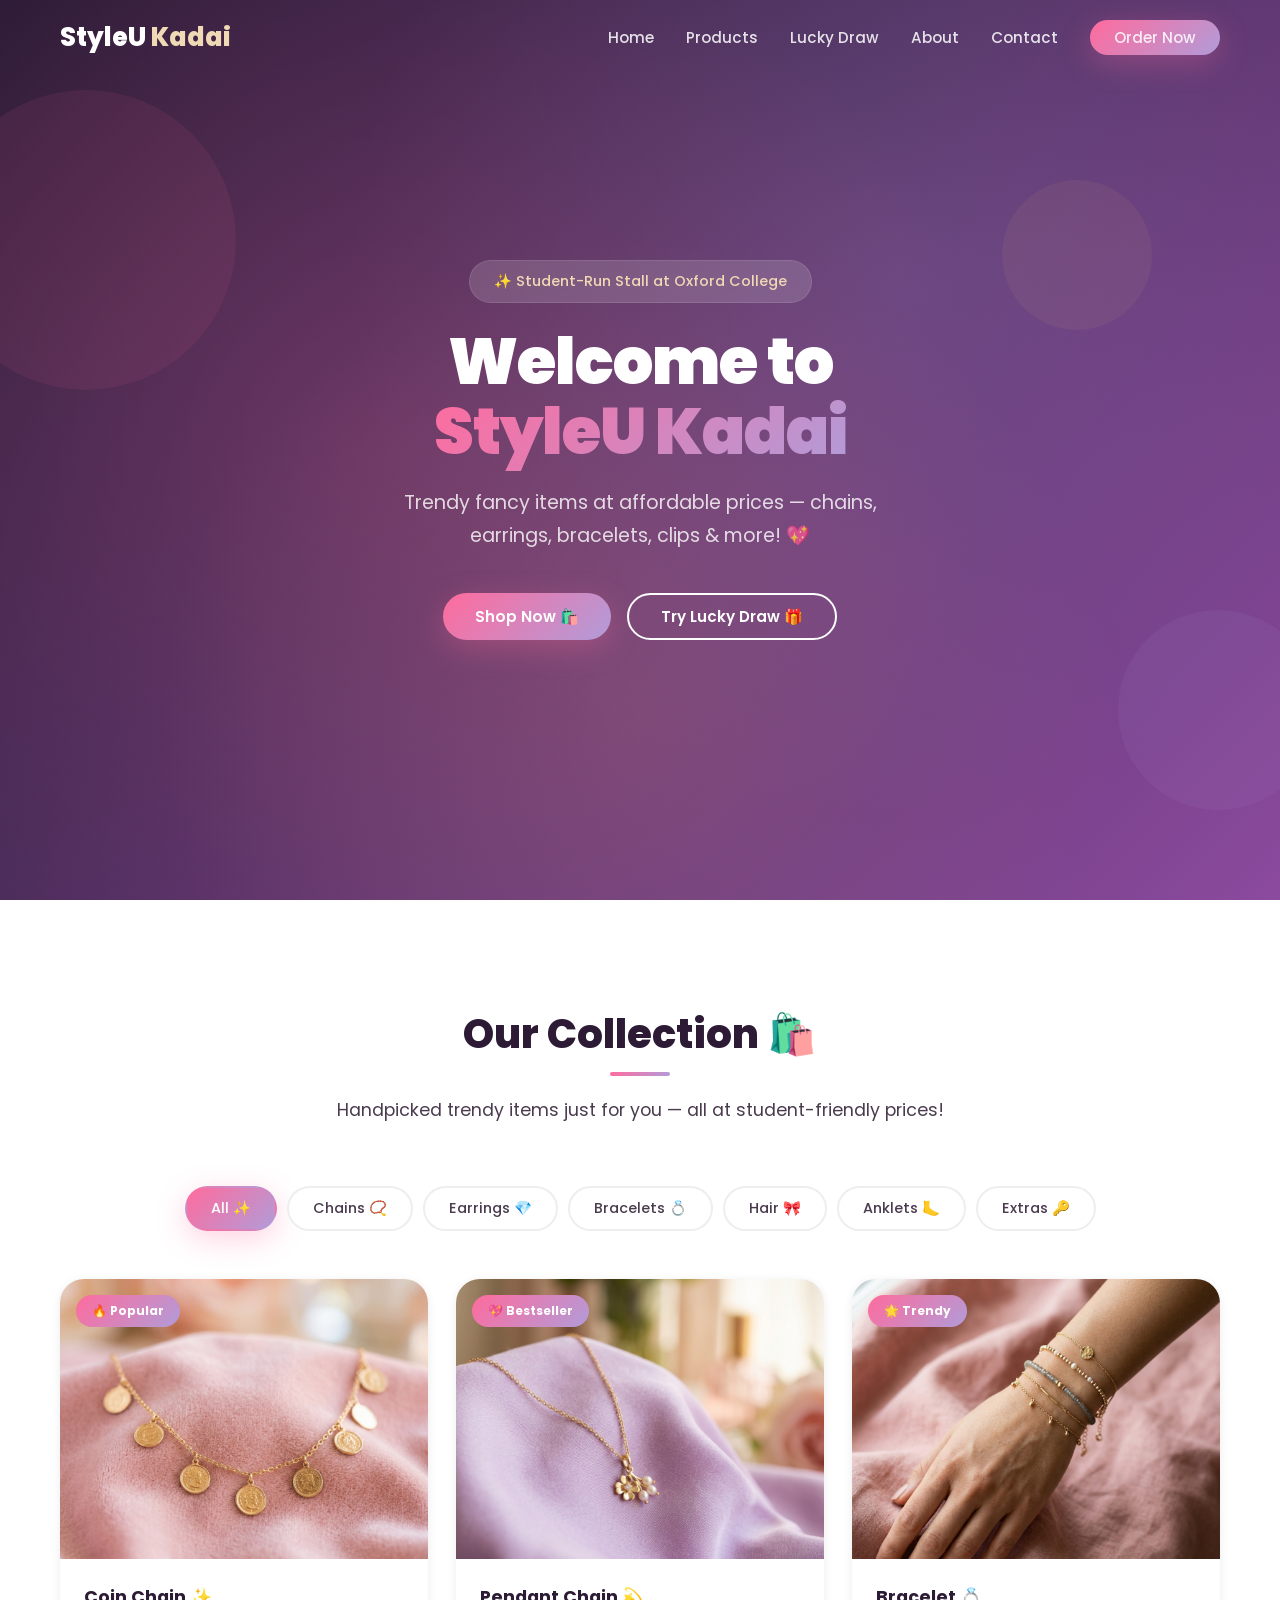
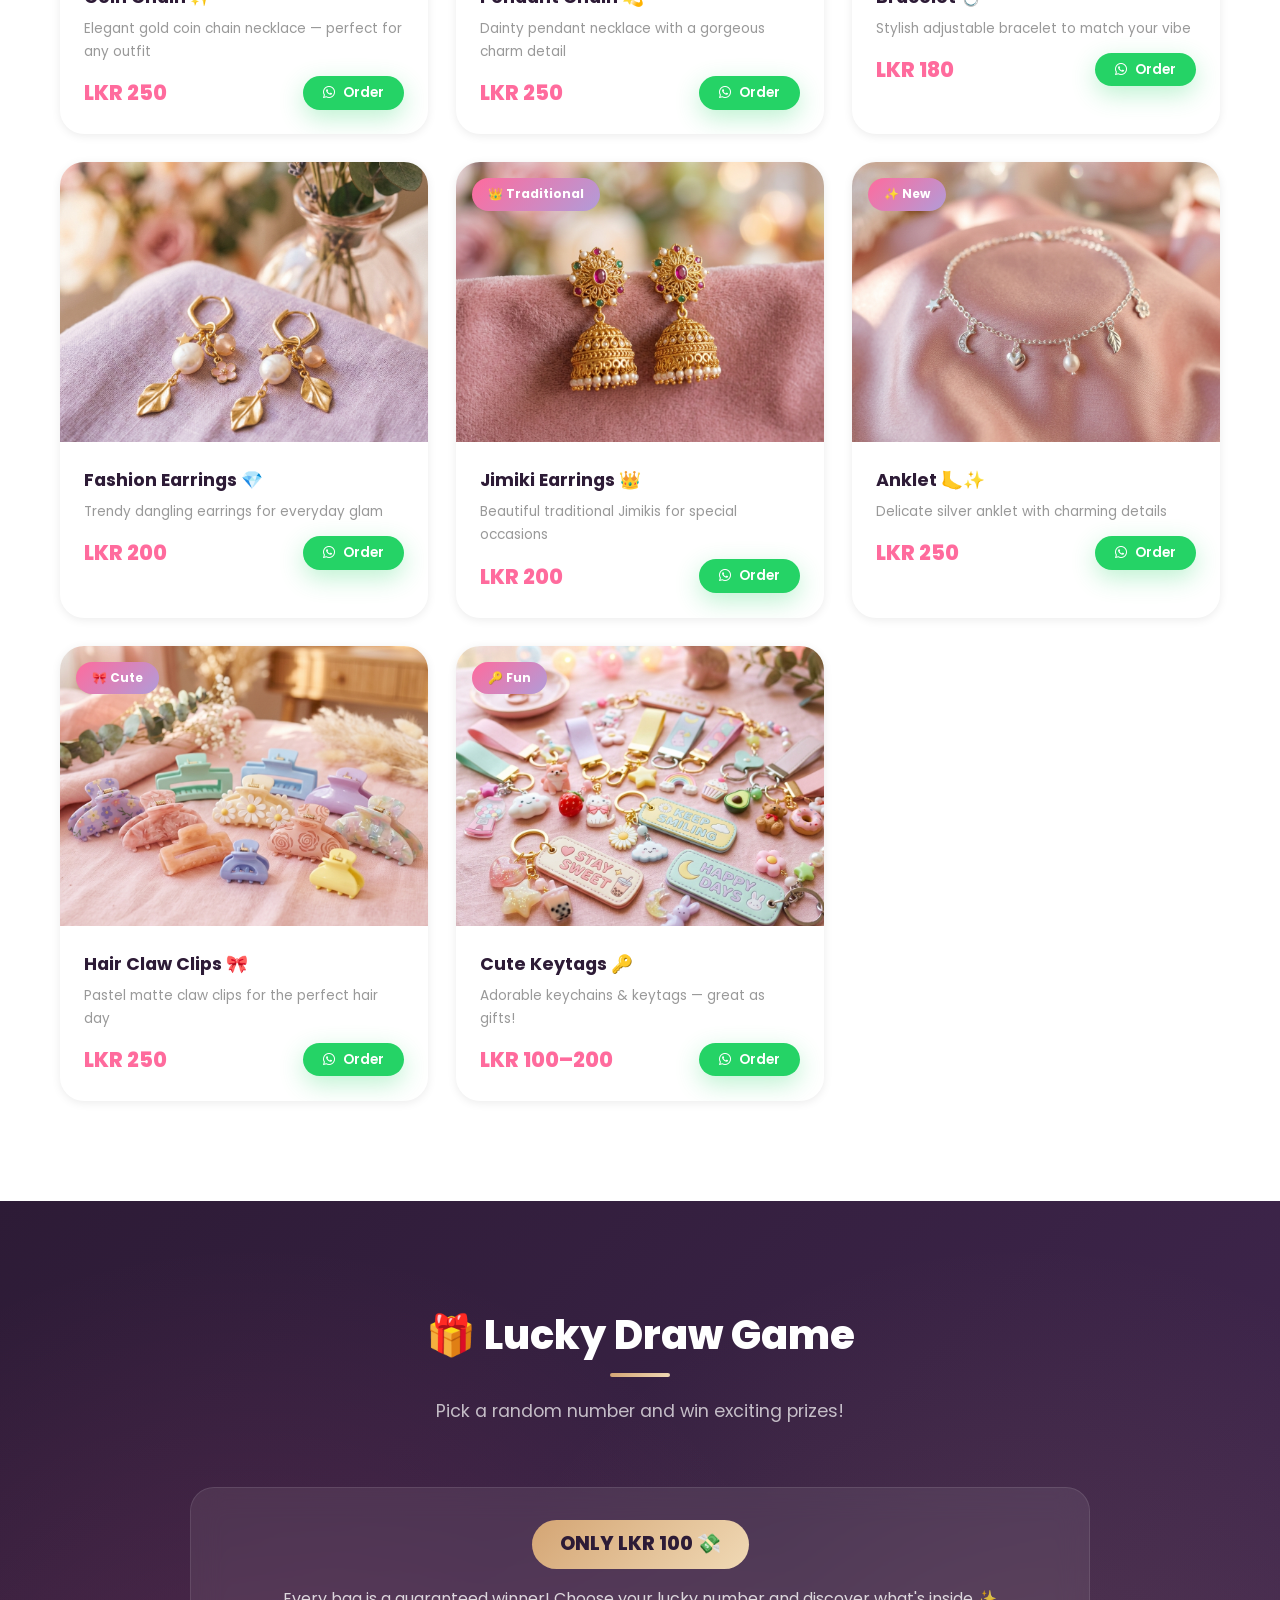
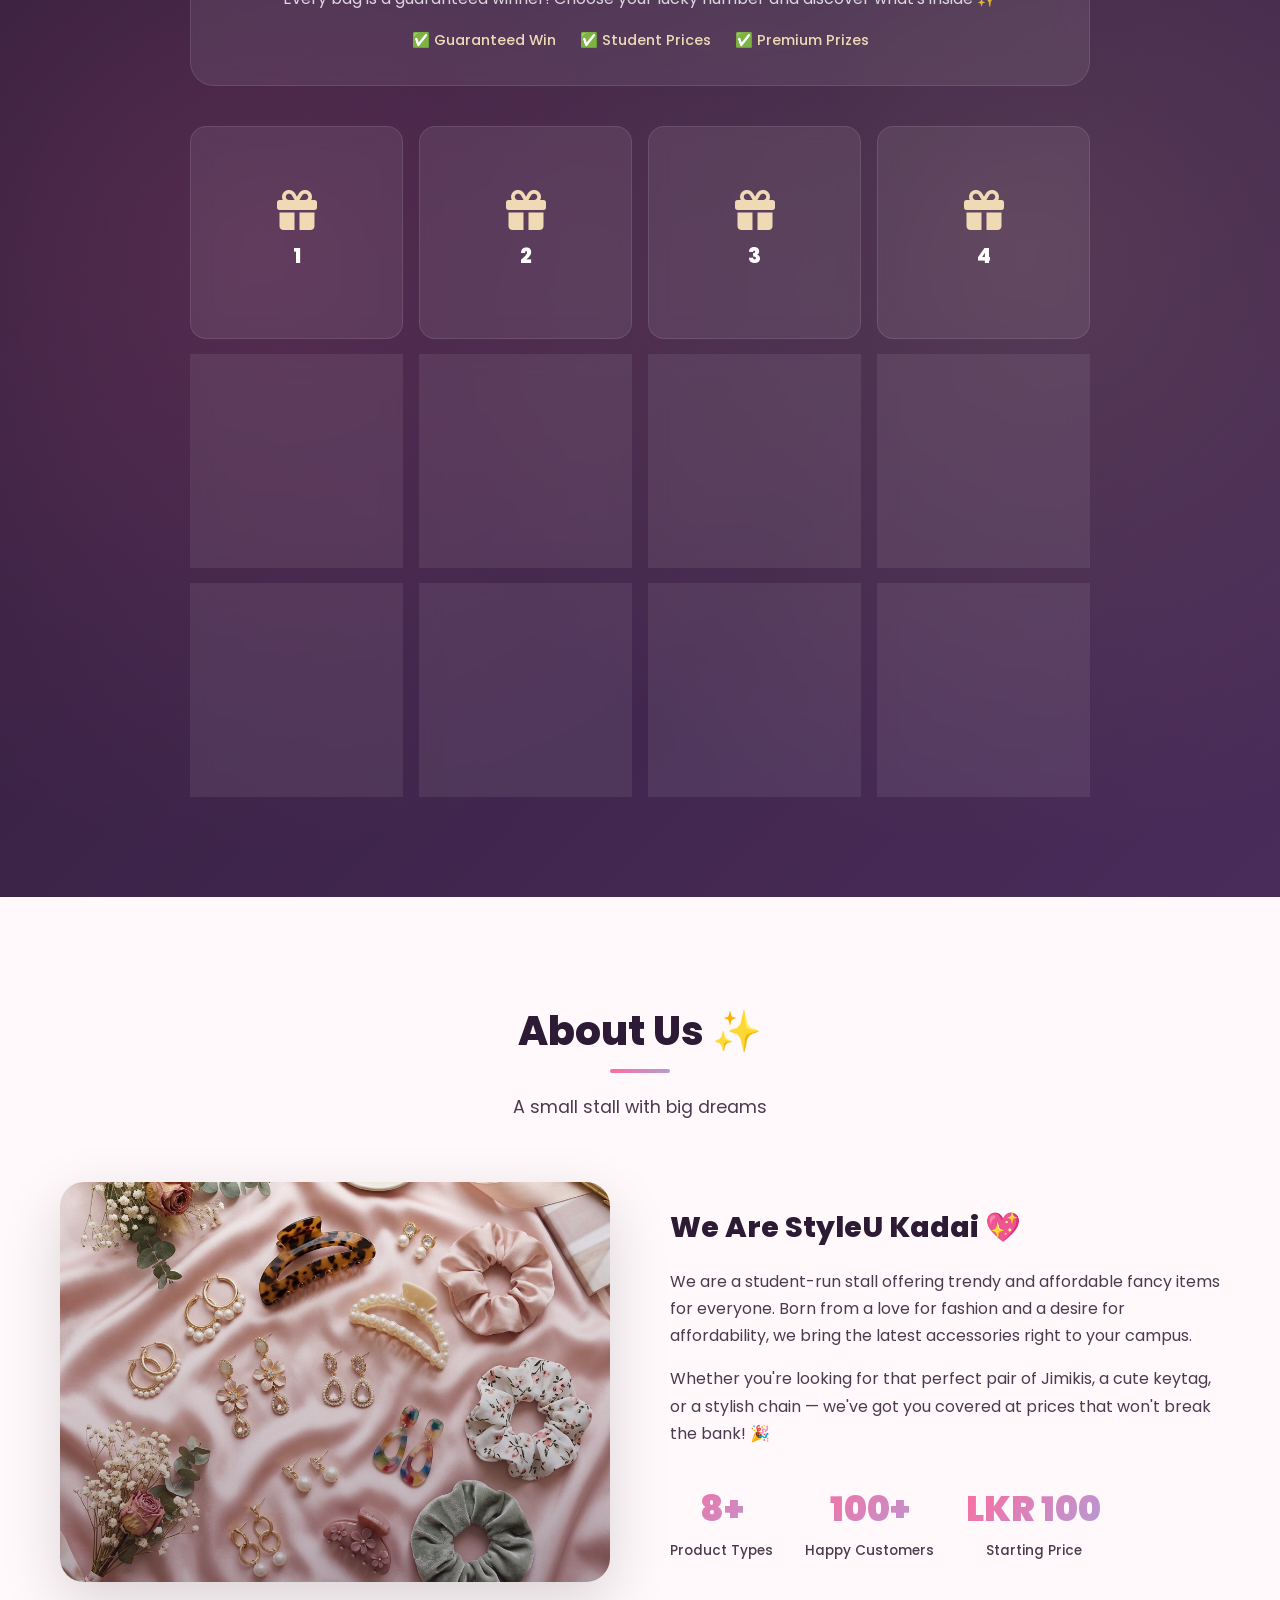
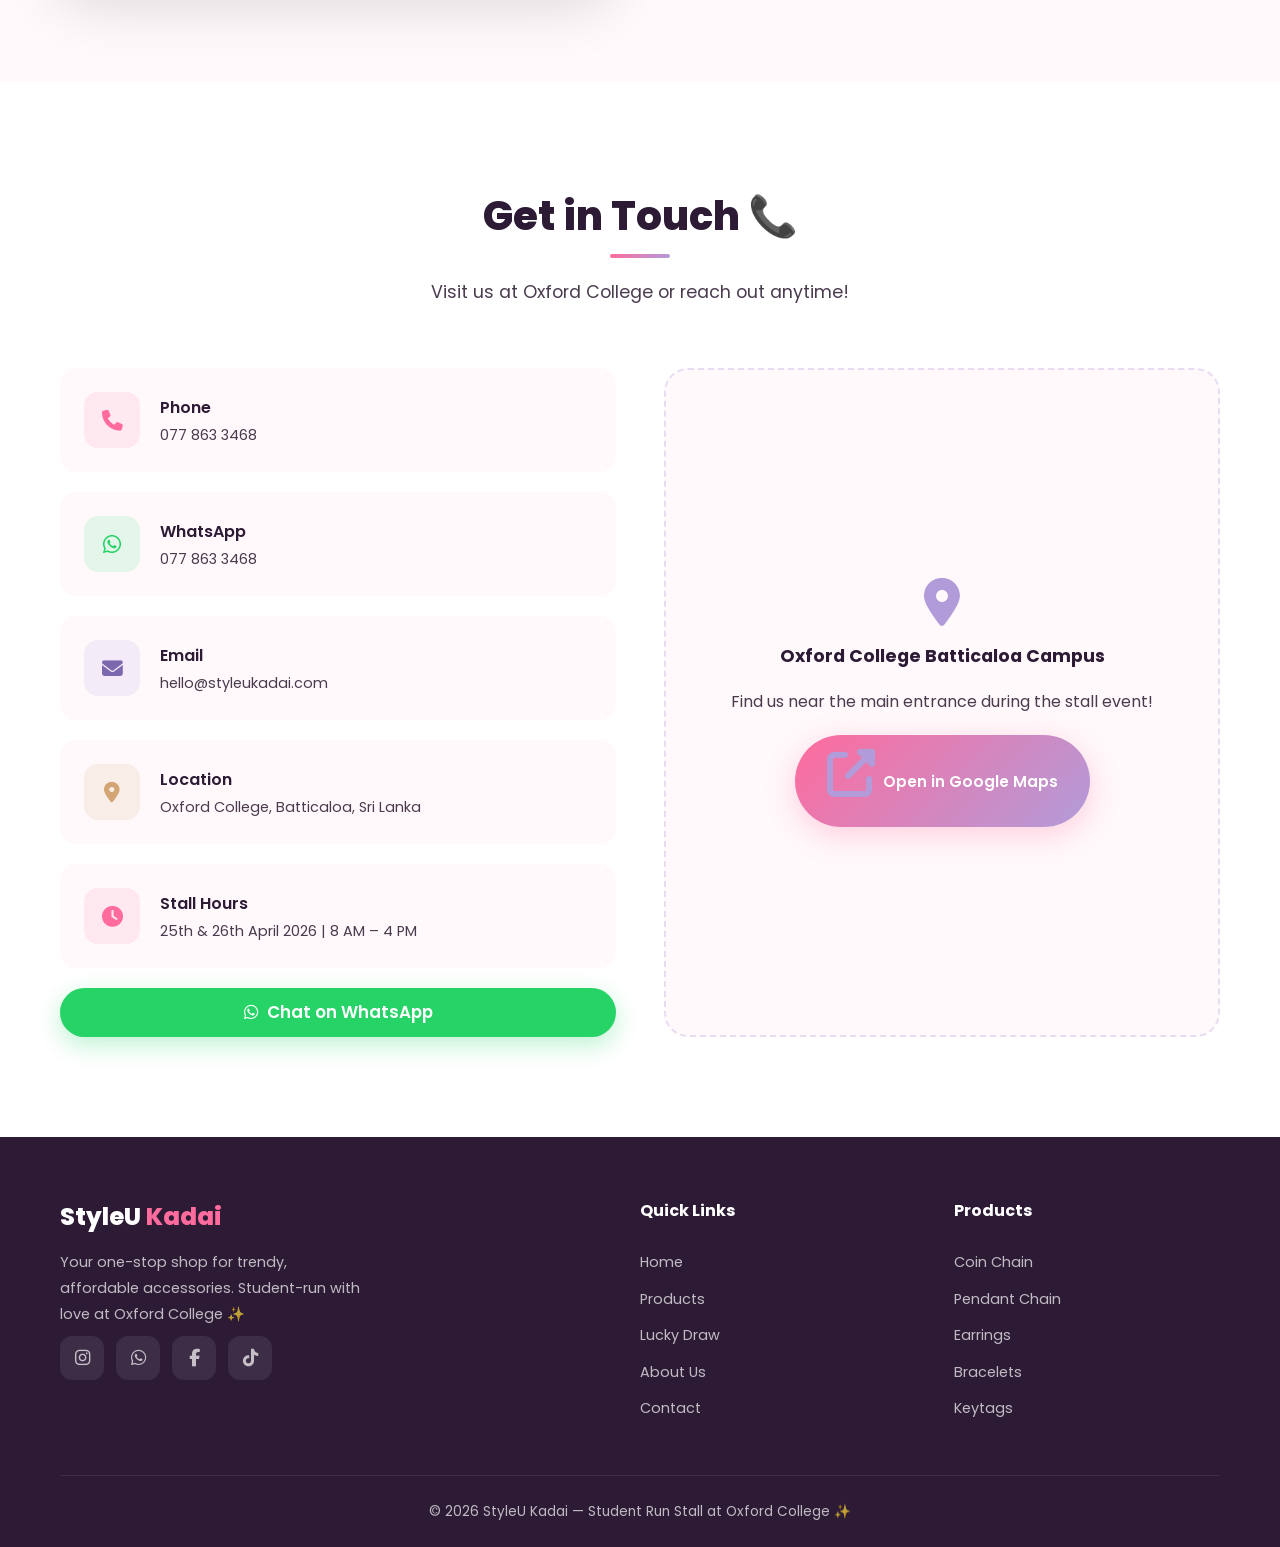
<file: index.html>
<!DOCTYPE html>
<html lang="en">
<head>
    <meta charset="UTF-8">
    <meta name="viewport" content="width=device-width, initial-scale=1.0">
    <title>StyleU Kadai | Trendy Fancy Items at Affordable Prices</title>
    <meta name="description" content="StyleU Kadai - Your one-stop shop for trendy bracelets, earrings, chains, claw clips and more. Student-run stall at Oxford College, Batticaloa.">
    <link rel="stylesheet" href="style.css">
    <link rel="stylesheet" href="https://cdnjs.cloudflare.com/ajax/libs/font-awesome/6.5.0/css/all.min.css">
</head>
<body>

    <!-- NAVBAR -->
    <nav class="navbar" id="navbar">
        <div class="container">
            <a href="#" class="logo">StyleU <span>Kadai</span></a>
            <ul class="nav-links" id="navLinks">
                <li><a href="#hero">Home</a></li>
                <li><a href="#products">Products</a></li>
                <li><a href="#lucky">Lucky Draw</a></li>
                <li><a href="#about">About</a></li>
                <li><a href="#contact">Contact</a></li>
                <li><a href="order.html" class="btn btn-primary" style="padding:10px 24px;">Order Now</a></li>
            </ul>
            <button class="mobile-menu-btn" id="mobileMenuBtn" aria-label="Menu">
                <span></span><span></span><span></span>
            </button>
        </div>
    </nav>

    <!-- HERO -->
    <section class="hero" id="hero">
        <div class="hero-shape"></div>
        <div class="hero-shape"></div>
        <div class="hero-shape"></div>
        <div class="hero-content">
            <div class="hero-badge">✨ Student-Run Stall at Oxford College</div>
            <h1>Welcome to<br><span class="highlight">StyleU Kadai</span></h1>
            <p>Trendy fancy items at affordable prices — chains, earrings, bracelets, clips & more! 💖</p>
            <div class="hero-buttons">
                <a href="#products" class="btn btn-primary">Shop Now 🛍️</a>
                <a href="#lucky" class="btn btn-outline">Try Lucky Draw 🎁</a>
            </div>
        </div>
    </section>

    <!-- PRODUCTS -->
    <section class="products-section section-padding" id="products">
        <div class="container">
            <div class="section-header reveal">
                <h2>Our Collection 🛍️</h2>
                <p>Handpicked trendy items just for you — all at student-friendly prices!</p>
            </div>

            <div class="product-filters reveal">
                <button class="filter-btn active" data-filter="all">All ✨</button>
                <button class="filter-btn" data-filter="chains">Chains 📿</button>
                <button class="filter-btn" data-filter="earrings">Earrings 💎</button>
                <button class="filter-btn" data-filter="bracelets">Bracelets 💍</button>
                <button class="filter-btn" data-filter="hair">Hair 🎀</button>
                <button class="filter-btn" data-filter="anklets">Anklets 🦶</button>
                <button class="filter-btn" data-filter="extras">Extras 🔑</button>
            </div>

            <div class="product-grid">
                <div class="product-card reveal" data-category="chains">
                    <span class="product-badge">🔥 Popular</span>
                    <div class="product-img"><img src="images/coin_chain.png" alt="Coin Chain"></div>
                    <div class="product-info">
                        <h3>Coin Chain ✨</h3>
                        <p class="desc">Elegant gold coin chain necklace — perfect for any outfit</p>
                        <div class="price-row">
                            <span class="price">LKR 250</span>
                            <a href="https://wa.me/94778633468?text=Hi!%20I%20want%20to%20order%20Coin%20Chain%20(LKR%20250)" class="btn btn-whatsapp" target="_blank"><i class="fab fa-whatsapp"></i> Order</a>
                        </div>
                    </div>
                </div>

                <div class="product-card reveal" data-category="chains">
                    <span class="product-badge">💖 Bestseller</span>
                    <div class="product-img"><img src="images/pendant_chain.png" alt="Pendant Chain"></div>
                    <div class="product-info">
                        <h3>Pendant Chain 💫</h3>
                        <p class="desc">Dainty pendant necklace with a gorgeous charm detail</p>
                        <div class="price-row">
                            <span class="price">LKR 250</span>
                            <a href="https://wa.me/94778633468?text=Hi!%20I%20want%20to%20order%20Pendant%20Chain%20(LKR%20250)" class="btn btn-whatsapp" target="_blank"><i class="fab fa-whatsapp"></i> Order</a>
                        </div>
                    </div>
                </div>

                <div class="product-card reveal" data-category="bracelets">
                    <span class="product-badge">🌟 Trendy</span>
                    <div class="product-img"><img src="images/bracelets.png" alt="Bracelet"></div>
                    <div class="product-info">
                        <h3>Bracelet 💍</h3>
                        <p class="desc">Stylish adjustable bracelet to match your vibe</p>
                        <div class="price-row">
                            <span class="price">LKR 180</span>
                            <a href="https://wa.me/94778633468?text=Hi!%20I%20want%20to%20order%20Bracelet%20(LKR%20180)" class="btn btn-whatsapp" target="_blank"><i class="fab fa-whatsapp"></i> Order</a>
                        </div>
                    </div>
                </div>

                <div class="product-card reveal" data-category="earrings">
                    <div class="product-img"><img src="images/fashion_earrings.png" alt="Fashion Earrings"></div>
                    <div class="product-info">
                        <h3>Fashion Earrings 💎</h3>
                        <p class="desc">Trendy dangling earrings for everyday glam</p>
                        <div class="price-row">
                            <span class="price">LKR 200</span>
                            <a href="https://wa.me/94778633468?text=Hi!%20I%20want%20to%20order%20Fashion%20Earrings%20(LKR%20200)" class="btn btn-whatsapp" target="_blank"><i class="fab fa-whatsapp"></i> Order</a>
                        </div>
                    </div>
                </div>

                <div class="product-card reveal" data-category="earrings">
                    <span class="product-badge">👑 Traditional</span>
                    <div class="product-img"><img src="images/jimiki.png" alt="Jimiki Earrings"></div>
                    <div class="product-info">
                        <h3>Jimiki Earrings 👑</h3>
                        <p class="desc">Beautiful traditional Jimikis for special occasions</p>
                        <div class="price-row">
                            <span class="price">LKR 200</span>
                            <a href="https://wa.me/94778633468?text=Hi!%20I%20want%20to%20order%20Jimiki%20Earrings%20(LKR%20200)" class="btn btn-whatsapp" target="_blank"><i class="fab fa-whatsapp"></i> Order</a>
                        </div>
                    </div>
                </div>

                <div class="product-card reveal" data-category="anklets">
                    <span class="product-badge">✨ New</span>
                    <div class="product-img"><img src="images/anklet.png" alt="Anklet"></div>
                    <div class="product-info">
                        <h3>Anklet 🦶✨</h3>
                        <p class="desc">Delicate silver anklet with charming details</p>
                        <div class="price-row">
                            <span class="price">LKR 250</span>
                            <a href="https://wa.me/94778633468?text=Hi!%20I%20want%20to%20order%20Anklet%20(LKR%20250)" class="btn btn-whatsapp" target="_blank"><i class="fab fa-whatsapp"></i> Order</a>
                        </div>
                    </div>
                </div>

                <div class="product-card reveal" data-category="hair">
                    <span class="product-badge">🎀 Cute</span>
                    <div class="product-img"><img src="images/hair_claw_clips.png" alt="Hair Claw Clips"></div>
                    <div class="product-info">
                        <h3>Hair Claw Clips 🎀</h3>
                        <p class="desc">Pastel matte claw clips for the perfect hair day</p>
                        <div class="price-row">
                            <span class="price">LKR 250</span>
                            <a href="https://wa.me/94778633468?text=Hi!%20I%20want%20to%20order%20Hair%20Claw%20Clips%20(LKR%20250)" class="btn btn-whatsapp" target="_blank"><i class="fab fa-whatsapp"></i> Order</a>
                        </div>
                    </div>
                </div>

                <div class="product-card reveal" data-category="extras">
                    <span class="product-badge">🔑 Fun</span>
                    <div class="product-img"><img src="images/keytags.png" alt="Keytags"></div>
                    <div class="product-info">
                        <h3>Cute Keytags 🔑</h3>
                        <p class="desc">Adorable keychains & keytags — great as gifts!</p>
                        <div class="price-row">
                            <span class="price">LKR 100–200</span>
                            <a href="https://wa.me/94778633468?text=Hi!%20I%20want%20to%20order%20Keytags" class="btn btn-whatsapp" target="_blank"><i class="fab fa-whatsapp"></i> Order</a>
                        </div>
                    </div>
                </div>
            </div>
        </div>
    </section>

    <!-- LUCKY DRAW -->
    <section class="lucky-section section-padding" id="lucky">
        <div class="container">
            <div class="section-header reveal">
                <h2>🎁 Lucky Draw Game</h2>
                <p>Pick a random number and win exciting prizes!</p>
            </div>

            <div class="lucky-container reveal">
                <div class="lucky-info">
                    <div class="price-tag">ONLY LKR 100 💸</div>
                    <p>Every bag is a guaranteed winner! Choose your lucky number and discover what's inside ✨</p>
                    <div class="features">
                        <span>✅ Guaranteed Win</span>
                        <span>✅ Student Prices</span>
                        <span>✅ Premium Prizes</span>
                    </div>
                </div>

                <div class="lucky-grid">
                    <div class="lucky-bag" data-number="1"><i class="fas fa-gift"></i><span>1</span></div>
                    <div class="lucky-bag" data-number="2"><i class="fas fa-gift"></i><span>2</span></div>
                    <div class="lucky-bag" data-number="3"><i class="fas fa-gift"></i><span>3</span></div>
                    <div class="lucky-bag" data-number="4"><i class="fas fa-gift"></i><span>4</span></div>
                    <div class="lucky-bag" data-number="5"><i class="fas fa-gift"></i><span>5</span></div>
                    <div class="lucky-bag" data-number="6"><i class="fas fa-gift"></i><span>6</span></div>
                    <div class="lucky-bag" data-number="7"><i class="fas fa-gift"></i><span>7</span></div>
                    <div class="lucky-bag" data-number="8"><i class="fas fa-gift"></i><span>8</span></div>
                    <div class="lucky-bag" data-number="9"><i class="fas fa-gift"></i><span>9</span></div>
                    <div class="lucky-bag" data-number="10"><i class="fas fa-gift"></i><span>10</span></div>
                    <div class="lucky-bag" data-number="11"><i class="fas fa-gift"></i><span>11</span></div>
                    <div class="lucky-bag" data-number="12"><i class="fas fa-gift"></i><span>12</span></div>
                </div>

                <div id="lucky-result">
                    <div class="emoji">🎊</div>
                    <h3 id="prize-title"></h3>
                    <p id="prize-desc"></p>
                    <button onclick="location.reload()" class="btn btn-gold" style="margin-top:24px;">Play Again 🔄</button>
                </div>
            </div>
        </div>
    </section>

    <!-- ABOUT -->
    <section class="about-section section-padding" id="about">
        <div class="container">
            <div class="section-header reveal">
                <h2>About Us ✨</h2>
                <p>A small stall with big dreams</p>
            </div>
            <div class="about-grid">
                <div class="about-image reveal">
                    <img src="images/hero.png" alt="StyleU Kadai Stall">
                </div>
                <div class="about-content reveal">
                    <h3>We Are StyleU Kadai 💖</h3>
                    <p>We are a student-run stall offering trendy and affordable fancy items for everyone. Born from a love for fashion and a desire for affordability, we bring the latest accessories right to your campus.</p>
                    <p>Whether you're looking for that perfect pair of Jimikis, a cute keytag, or a stylish chain — we've got you covered at prices that won't break the bank! 🎉</p>
                    <div class="about-stats">
                        <div class="stat">
                            <div class="num">8+</div>
                            <div class="label">Product Types</div>
                        </div>
                        <div class="stat">
                            <div class="num">100+</div>
                            <div class="label">Happy Customers</div>
                        </div>
                        <div class="stat">
                            <div class="num">LKR 100</div>
                            <div class="label">Starting Price</div>
                        </div>
                    </div>
                </div>
            </div>
        </div>
    </section>

    <!-- CONTACT -->
    <section class="contact-section section-padding" id="contact">
        <div class="container">
            <div class="section-header reveal">
                <h2>Get in Touch 📞</h2>
                <p>Visit us at Oxford College or reach out anytime!</p>
            </div>
            <div class="contact-grid">
                <div class="contact-cards reveal">
                    <div class="contact-card">
                        <div class="icon pink"><i class="fas fa-phone"></i></div>
                        <div class="details">
                            <h4>Phone</h4>
                            <p>077 863 3468</p>
                        </div>
                    </div>
                    <div class="contact-card">
                        <div class="icon green"><i class="fab fa-whatsapp"></i></div>
                        <div class="details">
                            <h4>WhatsApp</h4>
                            <p>077 863 3468</p>
                        </div>
                    </div>
                    <div class="contact-card">
                        <div class="icon purple"><i class="fas fa-envelope"></i></div>
                        <div class="details">
                            <h4>Email</h4>
                            <p>hello@styleukadai.com</p>
                        </div>
                    </div>
                    <div class="contact-card">
                        <div class="icon gold"><i class="fas fa-location-dot"></i></div>
                        <div class="details">
                            <h4>Location</h4>
                            <p>Oxford College, Batticaloa, Sri Lanka</p>
                        </div>
                    </div>
                    <div class="contact-card">
                        <div class="icon pink"><i class="fas fa-clock"></i></div>
                        <div class="details">
                            <h4>Stall Hours</h4>
                            <p>25th & 26th April 2026 | 8 AM – 4 PM</p>
                        </div>
                    </div>
                    <a href="https://wa.me/94778633468" target="_blank" class="btn btn-whatsapp" style="width:100%; padding:16px; font-size:1.05rem;">
                        <i class="fab fa-whatsapp"></i> Chat on WhatsApp
                    </a>
                </div>

                <div class="contact-map reveal">
                    <i class="fas fa-map-marker-alt"></i>
                    <h4>Oxford College Batticaloa Campus</h4>
                    <p style="color: var(--dark-light); margin-bottom: 20px;">Find us near the main entrance during the stall event!</p>
                    <a href="https://maps.app.goo.gl/2Fhjcp3o9boEQCo56" target="_blank" class="btn btn-primary">
                        <i class="fas fa-external-link-alt"></i> Open in Google Maps
                    </a>
                </div>
            </div>
        </div>
    </section>

    <!-- FOOTER -->
    <footer class="footer">
        <div class="container">
            <div class="footer-grid">
                <div class="footer-brand">
                    <div class="logo">StyleU <span>Kadai</span></div>
                    <p>Your one-stop shop for trendy, affordable accessories. Student-run with love at Oxford College ✨</p>
                    <div class="footer-social">
                        <a href="#" aria-label="Instagram"><i class="fab fa-instagram"></i></a>
                        <a href="https://wa.me/94778633468" aria-label="WhatsApp"><i class="fab fa-whatsapp"></i></a>
                        <a href="#" aria-label="Facebook"><i class="fab fa-facebook-f"></i></a>
                        <a href="#" aria-label="TikTok"><i class="fab fa-tiktok"></i></a>
                    </div>
                </div>
                <div>
                    <h4>Quick Links</h4>
                    <div class="footer-links">
                        <a href="#hero">Home</a>
                        <a href="#products">Products</a>
                        <a href="#lucky">Lucky Draw</a>
                        <a href="#about">About Us</a>
                        <a href="#contact">Contact</a>
                    </div>
                </div>
                <div>
                    <h4>Products</h4>
                    <div class="footer-links">
                        <a href="#products">Coin Chain</a>
                        <a href="#products">Pendant Chain</a>
                        <a href="#products">Earrings</a>
                        <a href="#products">Bracelets</a>
                        <a href="#products">Keytags</a>
                    </div>
                </div>
            </div>
            <div class="footer-bottom">
                <p>&copy; 2026 StyleU Kadai — Student Run Stall at Oxford College ✨</p>
            </div>
        </div>
    </footer>

    <script src="script.js"></script>
</body>
</html>
</file>
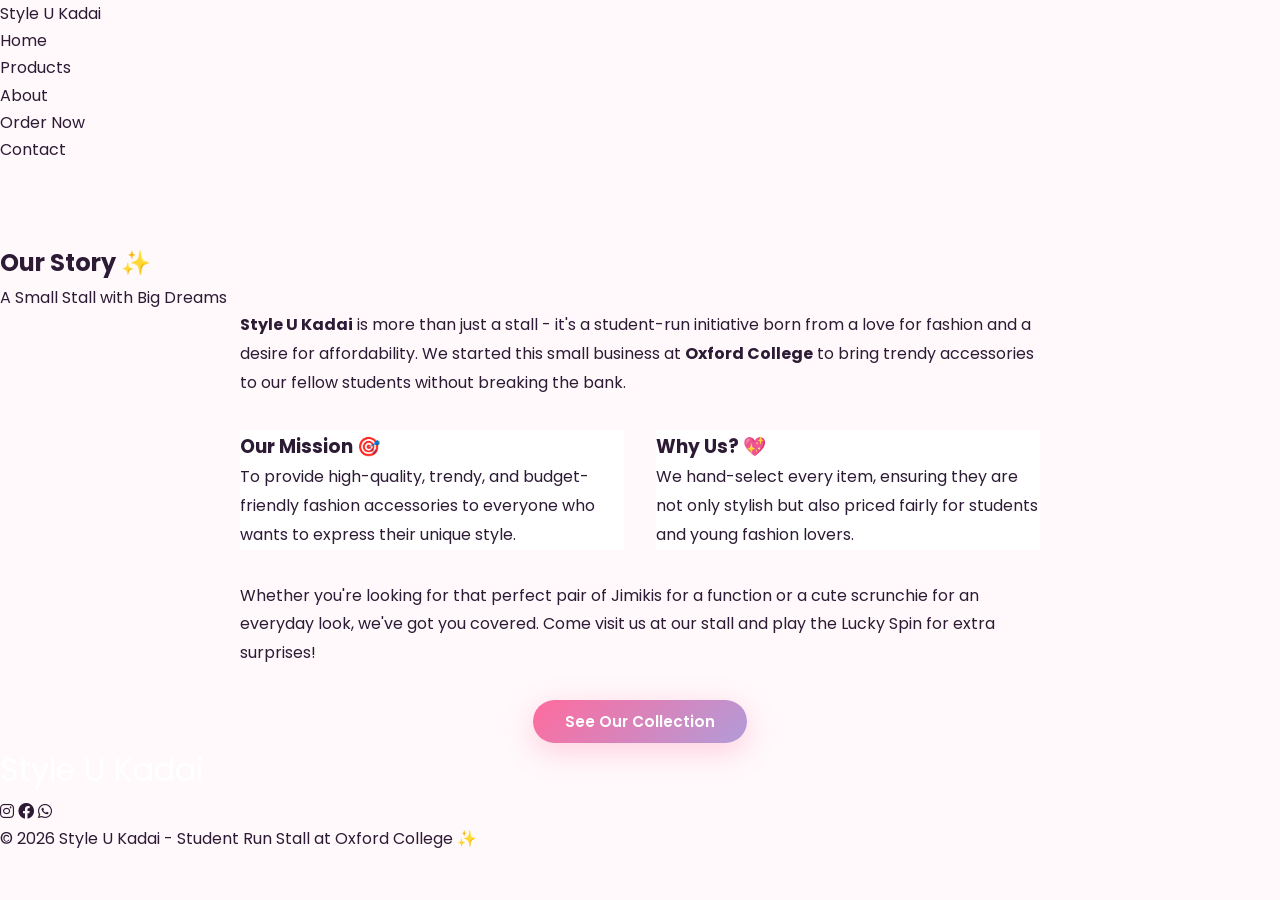
<file: about.html>
<!DOCTYPE html>
<html lang="en">
<head>
    <meta charset="UTF-8">
    <meta name="viewport" content="width=device-width, initial-scale=1.0">
    <title>About Us | Style U Kadai</title>
    <link rel="stylesheet" href="style.css">
    <link rel="stylesheet" href="https://cdnjs.cloudflare.com/ajax/libs/font-awesome/6.0.0/css/all.min.css">
</head>
<body>

    <nav>
        <div class="logo-text">Style U Kadai</div>
        <ul id="nav-links">
            <li><a href="index.html">Home</a></li>
            <li><a href="products.html">Products</a></li>
            <li><a href="about.html">About</a></li>
            <li><a href="order.html">Order Now</a></li>
            <li><a href="contact.html">Contact</a></li>
        </ul>
    </nav>

    <section style="margin-top: 80px;">
        <div class="section-title">
            <h2>Our Story ✨</h2>
            <p>A Small Stall with Big Dreams</p>
        </div>
        
        <div class="glass-card" style="max-width: 800px; margin: 0 auto; line-height: 1.8;">
            <p style="margin-bottom: 1.5rem;"><strong>Style U Kadai</strong> is more than just a stall - it's a student-run initiative born from a love for fashion and a desire for affordability. We started this small business at <strong>Oxford College</strong> to bring trendy accessories to our fellow students without breaking the bank.</p>
            
            <div style="display: grid; grid-template-columns: 1fr 1fr; gap: 2rem; margin: 2rem 0;">
                <div class="glass-card" style="background: white;">
                    <h3>Our Mission 🎯</h3>
                    <p>To provide high-quality, trendy, and budget-friendly fashion accessories to everyone who wants to express their unique style.</p>
                </div>
                <div class="glass-card" style="background: white;">
                    <h3>Why Us? 💖</h3>
                    <p>We hand-select every item, ensuring they are not only stylish but also priced fairly for students and young fashion lovers.</p>
                </div>
            </div>

            <p>Whether you're looking for that perfect pair of Jimikis for a function or a cute scrunchie for an everyday look, we've got you covered. Come visit us at our stall and play the Lucky Spin for extra surprises!</p>
            
            <div style="text-align: center; margin-top: 2rem;">
                <a href="products.html" class="btn btn-primary">See Our Collection</a>
            </div>
        </div>
    </section>

    <footer>
        <div class="footer-content">
            <div class="logo-text" style="color: white; font-size: 2rem;">Style U Kadai</div>
            <div class="social-links">
                <a href="#"><i class="fab fa-instagram"></i></a>
                <a href="#"><i class="fab fa-facebook"></i></a>
                <a href="#"><i class="fab fa-whatsapp"></i></a>
            </div>
        </div>
        <p>&copy; 2026 Style U Kadai - Student Run Stall at Oxford College ✨</p>
    </footer>

    <script src="script.js"></script>
</body>
</html>
</file>
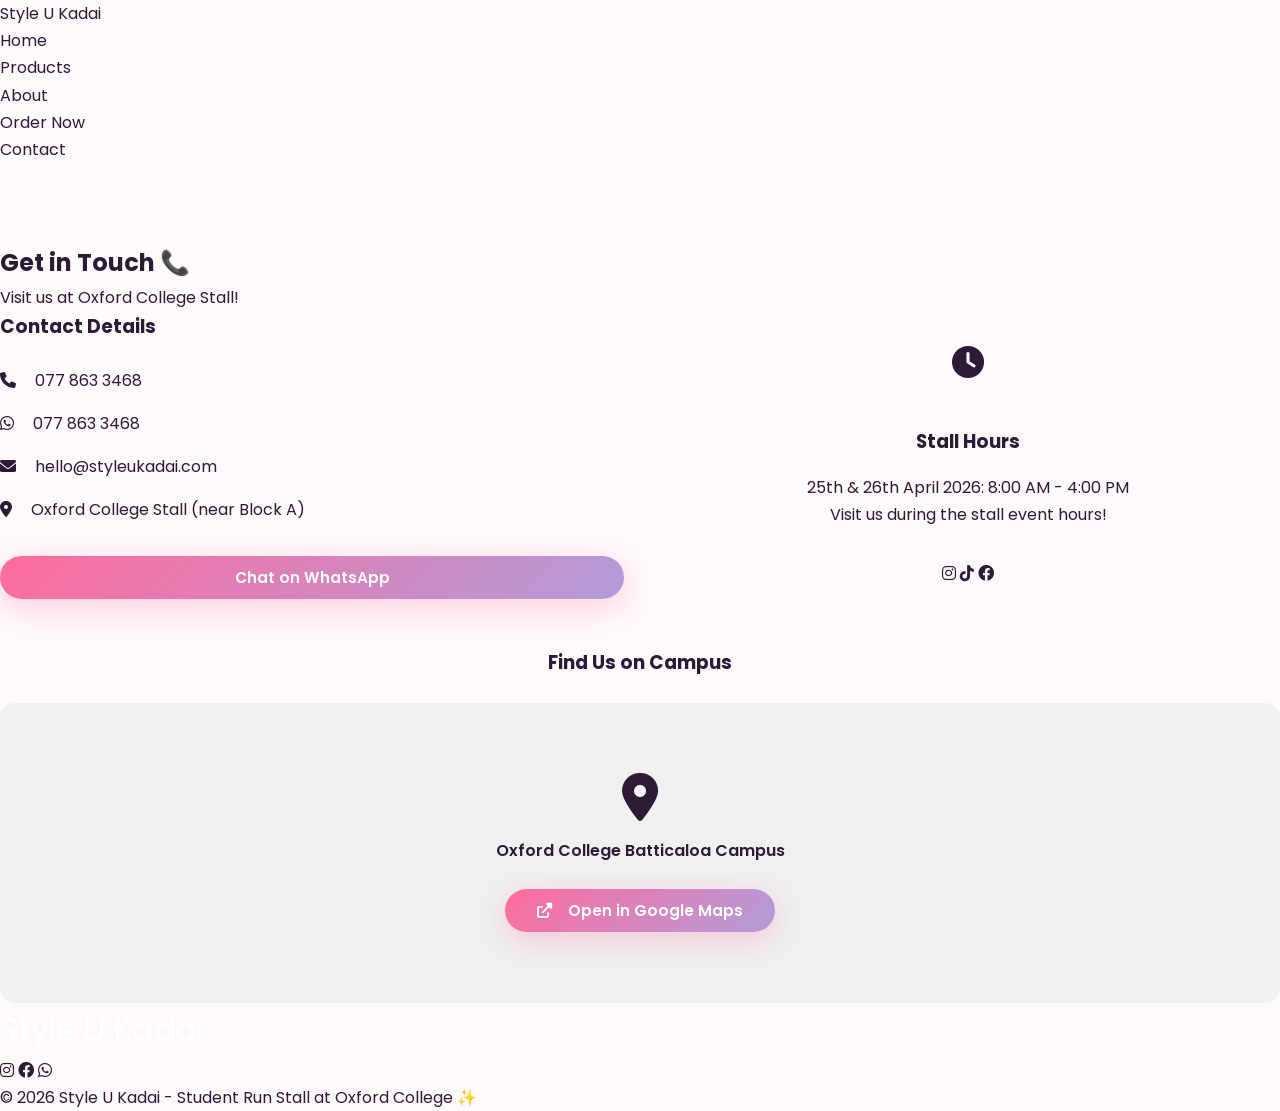
<file: contact.html>
<!DOCTYPE html>
<html lang="en">
<head>
    <meta charset="UTF-8">
    <meta name="viewport" content="width=device-width, initial-scale=1.0">
    <title>Contact Us | Style U Kadai</title>
    <link rel="stylesheet" href="style.css">
    <link rel="stylesheet" href="https://cdnjs.cloudflare.com/ajax/libs/font-awesome/6.0.0/css/all.min.css">
</head>
<body>

    <nav>
        <div class="logo-text">Style U Kadai</div>
        <ul id="nav-links">
            <li><a href="index.html">Home</a></li>
            <li><a href="products.html">Products</a></li>
            <li><a href="about.html">About</a></li>
            <li><a href="order.html">Order Now</a></li>
            <li><a href="contact.html">Contact</a></li>
        </ul>
    </nav>

    <section style="margin-top: 80px;">
        <div class="section-title">
            <h2>Get in Touch 📞</h2>
            <p>Visit us at Oxford College Stall!</p>
        </div>

        <div style="display: grid; grid-template-columns: repeat(auto-fit, minmax(300px, 1fr)); gap: 2rem;">
            <div class="glass-card">
                <h3>Contact Details</h3>
                <ul style="margin-top: 1.5rem;">
                    <li style="margin-bottom: 1rem;"><i class="fas fa-phone" style="color: var(--accent); margin-right: 15px;"></i> 077 863 3468</li>
                    <li style="margin-bottom: 1rem;"><i class="fab fa-whatsapp" style="color: var(--accent); margin-right: 15px;"></i> 077 863 3468</li>
                    <li style="margin-bottom: 1rem;"><i class="fas fa-envelope" style="color: var(--accent); margin-right: 15px;"></i> hello@styleukadai.com</li>
                    <li style="margin-bottom: 1rem;"><i class="fas fa-location-dot" style="color: var(--accent); margin-right: 15px;"></i> Oxford College Stall (near Block A)</li>
                </ul>
                
                <div style="margin-top: 2rem;">
                    <a href="https://wa.me/94778633468" class="btn btn-primary" style="width: 100%;">Chat on WhatsApp</a>
                </div>
            </div>

            <div class="glass-card" style="display: flex; flex-direction: column; justify-content: center; align-items: center; text-align: center;">
                <div style="width: 80px; height: 80px; background: var(--secondary); border-radius: 50%; display: flex; align-items: center; justify-content: center; margin-bottom: 1.5rem;">
                    <i class="fas fa-clock" style="font-size: 2rem; color: var(--accent);"></i>
                </div>
                <h3>Stall Hours</h3>
                <p style="margin-top: 1rem;">25th & 26th April 2026: 8:00 AM - 4:00 PM</p>
                <p>Visit us during the stall event hours!</p>
                
                <div class="social-links" style="margin-top: 2rem;">
                    <a href="#" style="color: var(--dark);"><i class="fab fa-instagram"></i></a>
                    <a href="#" style="color: var(--dark);"><i class="fab fa-tiktok"></i></a>
                    <a href="#" style="color: var(--dark);"><i class="fab fa-facebook"></i></a>
                </div>
            </div>
        </div>

        <div class="glass-card" style="margin-top: 3rem; text-align: center; background: radial-gradient(circle, var(--light), var(--secondary));">
            <h3>Find Us on Campus</h3>
            <div style="width: 100%; height: 300px; background: #f0f0f0; border-radius: 15px; margin-top: 1.5rem; display: flex; flex-direction: column; align-items: center; justify-content: center; border: 2px dashed var(--accent);">
                <i class="fas fa-map-marker-alt" style="font-size: 3rem; color: var(--accent); margin-bottom: 1rem;"></i>
                <p style="color: var(--dark); font-weight: 600; margin-bottom: 1.5rem;">Oxford College Batticaloa Campus</p>
                <a href="https://maps.app.goo.gl/2Fhjcp3o9boEQCo56" target="_blank" class="btn btn-primary">
                    <i class="fas fa-external-link-alt" style="margin-right: 8px;"></i> Open in Google Maps
                </a>
            </div>
        </div>
    </section>

    <footer>
        <div class="footer-content">
            <div class="logo-text" style="color: white; font-size: 2rem;">Style U Kadai</div>
            <div class="social-links">
                <a href="#"><i class="fab fa-instagram"></i></a>
                <a href="#"><i class="fab fa-facebook"></i></a>
                <a href="#"><i class="fab fa-whatsapp"></i></a>
            </div>
        </div>
        <p>&copy; 2026 Style U Kadai - Student Run Stall at Oxford College ✨</p>
    </footer>

    <script src="script.js"></script>
</body>
</html>
</file>
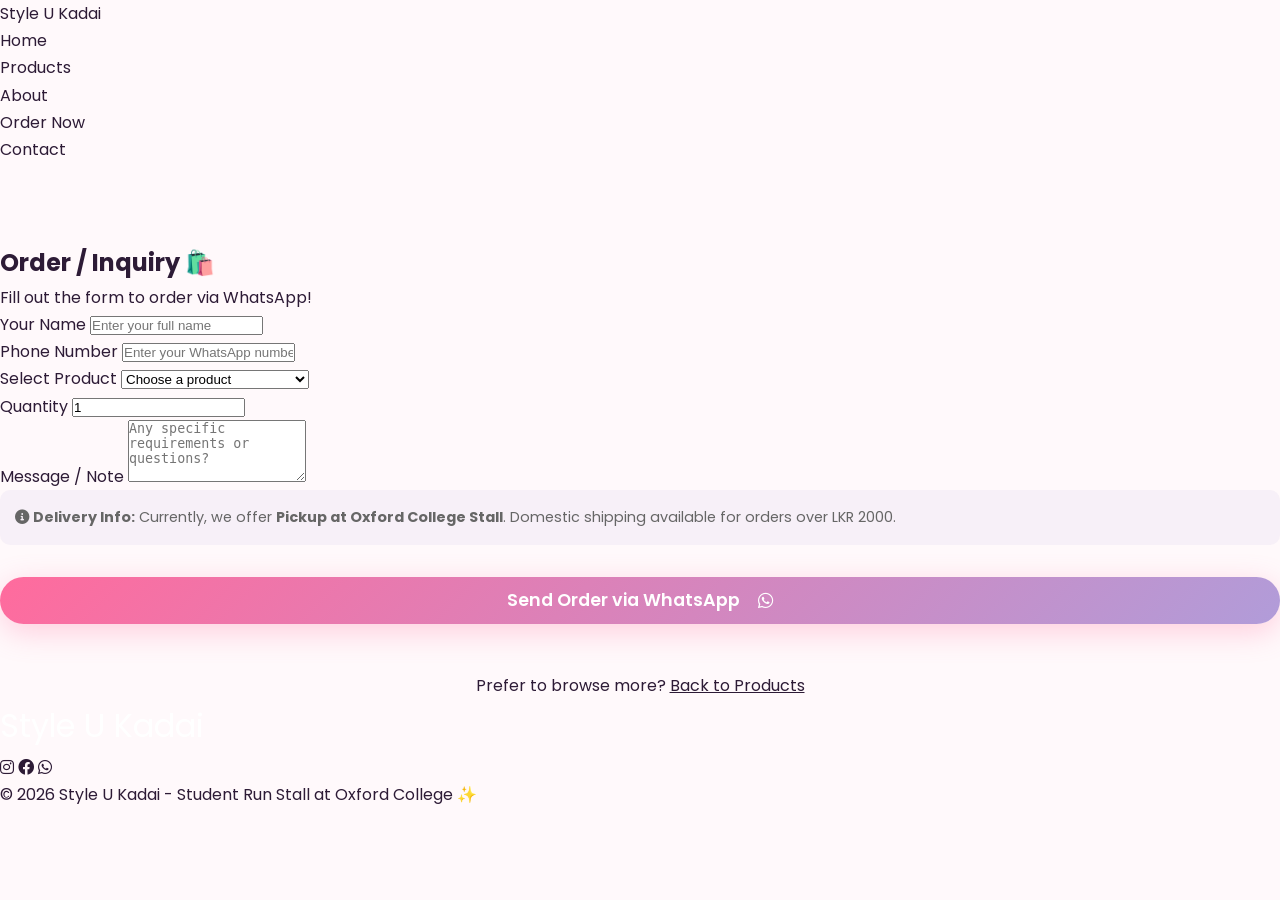
<file: order.html>
<!DOCTYPE html>
<html lang="en">
<head>
    <meta charset="UTF-8">
    <meta name="viewport" content="width=device-width, initial-scale=1.0">
    <title>Order Now | Style U Kadai</title>
    <link rel="stylesheet" href="style.css">
    <link rel="stylesheet" href="https://cdnjs.cloudflare.com/ajax/libs/font-awesome/6.0.0/css/all.min.css">
</head>
<body>

    <nav>
        <div class="logo-text">Style U Kadai</div>
        <ul id="nav-links">
            <li><a href="index.html">Home</a></li>
            <li><a href="products.html">Products</a></li>
            <li><a href="about.html">About</a></li>
            <li><a href="order.html">Order Now</a></li>
            <li><a href="contact.html">Contact</a></li>
        </ul>
    </nav>

    <section style="margin-top: 80px;">
        <div class="section-title">
            <h2>Order / Inquiry 🛍️</h2>
            <p>Fill out the form to order via WhatsApp!</p>
        </div>

        <div class="form-container glass-card">
            <form id="order-form">
                <div class="form-group">
                    <label for="name">Your Name</label>
                    <input type="text" id="name" placeholder="Enter your full name" required>
                </div>
                
                <div class="form-group">
                    <label for="phone">Phone Number</label>
                    <input type="tel" id="phone" placeholder="Enter your WhatsApp number" required>
                </div>

                <div class="form-group">
                    <label for="product">Select Product</label>
                    <select id="product" required>
                        <option value="" disabled selected>Choose a product</option>
                        <option value="Coin Chain">Coin Chain (LKR 250)</option>
                        <option value="Pendant Chain">Pendant Chain (LKR 250)</option>
                        <option value="Bracelet">Bracelet (LKR 180)</option>
                        <option value="Fashion Earrings">Fashion Earrings (LKR 200)</option>
                        <option value="Jimiki Earrings">Jimiki Earrings (LKR 200)</option>
                        <option value="Anklet">Anklet (LKR 250)</option>
                        <option value="Hair Claw Clips">Hair Claw Clips (LKR 250)</option>
                        <option value="Keytags">Keytags (LKR 100 - 200)</option>
                    </select>
                </div>

                <div class="form-group">
                    <label for="quantity">Quantity</label>
                    <input type="number" id="quantity" min="1" value="1" required>
                </div>

                <div class="form-group">
                    <label for="message">Message / Note</label>
                    <textarea id="message" rows="4" placeholder="Any specific requirements or questions?"></textarea>
                </div>

                <div style="background: rgba(177, 156, 217, 0.1); padding: 15px; border-radius: 10px; margin-bottom: 2rem;">
                    <p style="font-size: 0.9rem; color: #666;">
                        <i class="fas fa-info-circle" style="color: var(--accent);"></i> 
                        <strong>Delivery Info:</strong> Currently, we offer <strong>Pickup at Oxford College Stall</strong>. Domestic shipping available for orders over LKR 2000.
                    </p>
                </div>

                <button type="submit" class="btn btn-primary" style="width: 100%; font-size: 1.1rem; padding: 15px;">
                    Send Order via WhatsApp <i class="fab fa-whatsapp" style="margin-left: 10px;"></i>
                </button>
            </form>
        </div>

        <div style="text-align: center; margin-top: 3rem;">
            <p>Prefer to browse more? <a href="products.html" style="color: var(--accent); text-decoration: underline;">Back to Products</a></p>
        </div>
    </section>

    <footer>
        <div class="footer-content">
            <div class="logo-text" style="color: white; font-size: 2rem;">Style U Kadai</div>
            <div class="social-links">
                <a href="#"><i class="fab fa-instagram"></i></a>
                <a href="#"><i class="fab fa-facebook"></i></a>
                <a href="#"><i class="fab fa-whatsapp"></i></a>
            </div>
        </div>
        <p>&copy; 2026 Style U Kadai - Student Run Stall at Oxford College ✨</p>
    </footer>

    <script src="script.js"></script>
</body>
</html>
</file>
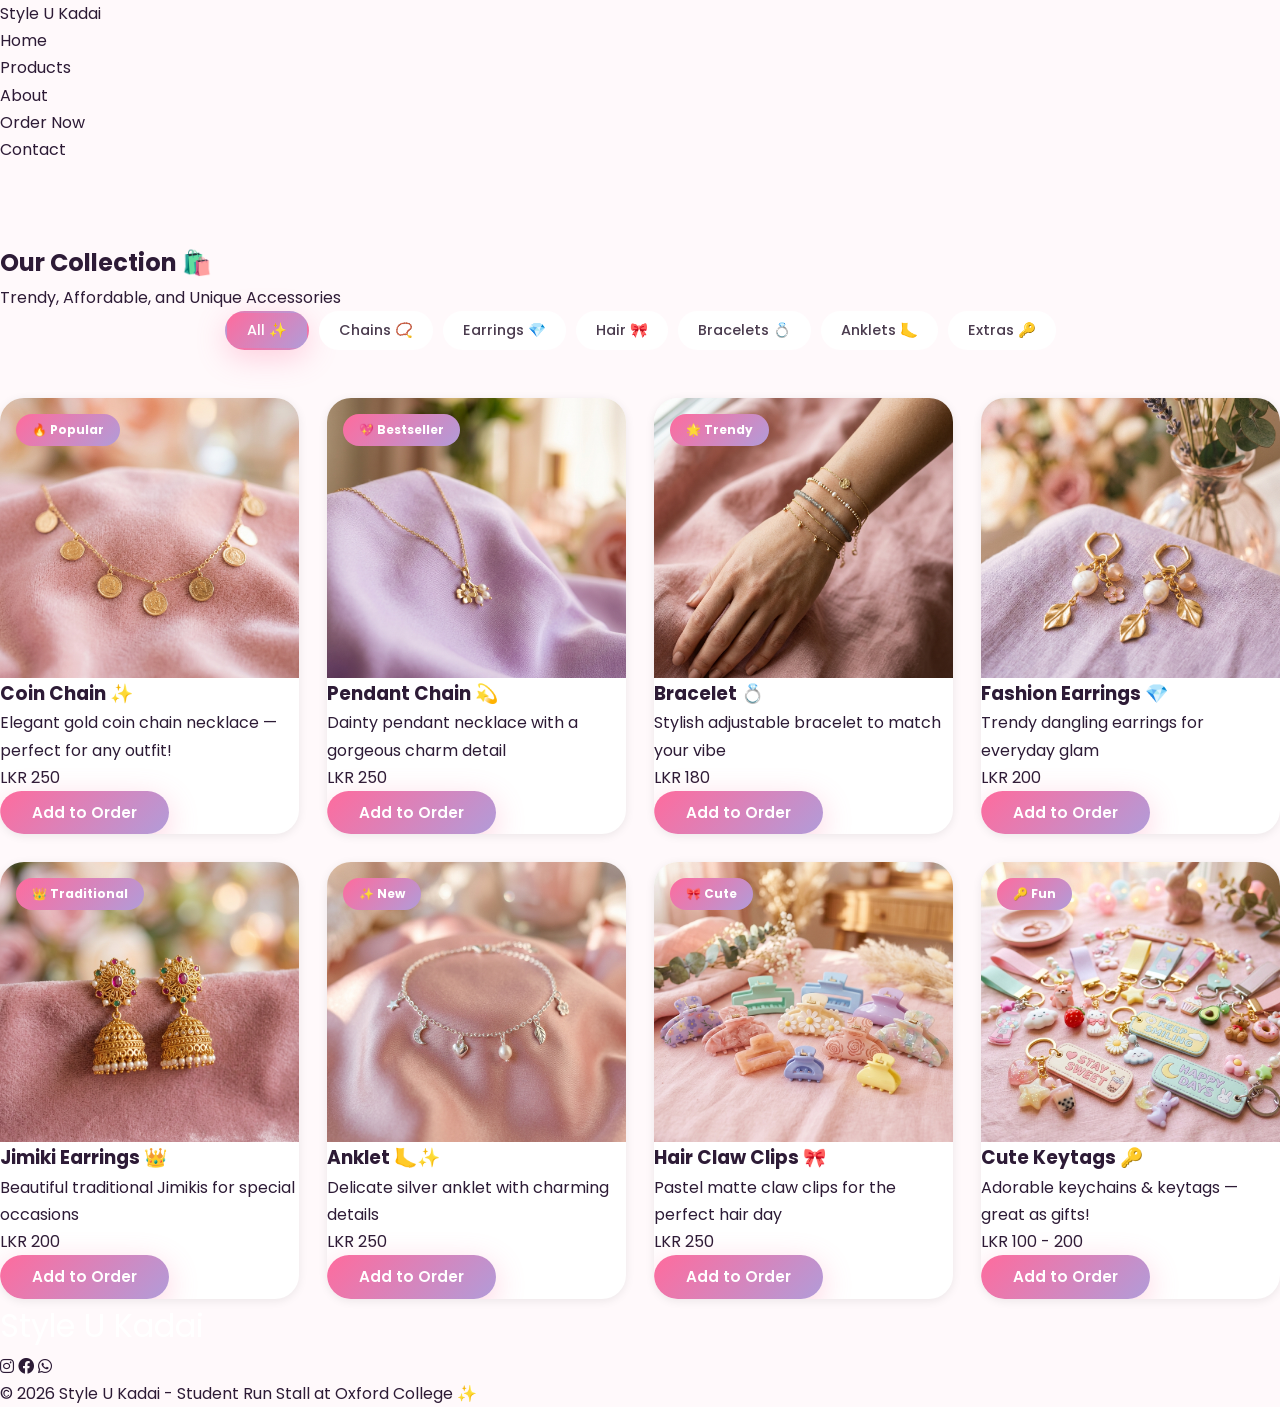
<file: products.html>
<!DOCTYPE html>
<html lang="en">
<head>
    <meta charset="UTF-8">
    <meta name="viewport" content="width=device-width, initial-scale=1.0">
    <title>All Products | Style U Kadai</title>
    <link rel="stylesheet" href="style.css">
    <link rel="stylesheet" href="https://cdnjs.cloudflare.com/ajax/libs/font-awesome/6.0.0/css/all.min.css">
</head>
<body>

    <nav>
        <div class="logo-text">Style U Kadai</div>
        <ul id="nav-links">
            <li><a href="index.html">Home</a></li>
            <li><a href="products.html">Products</a></li>
            <li><a href="about.html">About</a></li>
            <li><a href="order.html">Order Now</a></li>
            <li><a href="contact.html">Contact</a></li>
        </ul>
    </nav>

    <section style="margin-top: 80px;">
        <div class="section-title">
            <h2>Our Collection 🛍️</h2>
            <p>Trendy, Affordable, and Unique Accessories</p>
        </div>

        <!-- Filter / Tabs -->
        <div style="text-align: center; margin-bottom: 3rem; display: flex; justify-content: center; gap: 10px; flex-wrap: wrap;">
            <button class="btn btn-primary filter-btn active" data-filter="all" style="padding: 10px 20px;">All ✨</button>
            <button class="btn filter-btn" data-filter="chains" style="background: white; border: 1px solid var(--primary); padding: 10px 20px;">Chains 📿</button>
            <button class="btn filter-btn" data-filter="earrings" style="background: white; border: 1px solid var(--primary); padding: 10px 20px;">Earrings 💎</button>
            <button class="btn filter-btn" data-filter="hair" style="background: white; border: 1px solid var(--primary); padding: 10px 20px;">Hair 🎀</button>
            <button class="btn filter-btn" data-filter="bracelets" style="background: white; border: 1px solid var(--primary); padding: 10px 20px;">Bracelets 💍</button>
            <button class="btn filter-btn" data-filter="anklets" style="background: white; border: 1px solid var(--primary); padding: 10px 20px;">Anklets 🦶</button>
            <button class="btn filter-btn" data-filter="extras" style="background: white; border: 1px solid var(--primary); padding: 10px 20px;">Extras 🔑</button>
        </div>

        <div class="product-grid">
            <!-- Coin Chain -->
            <div class="product-card glass-card" data-category="chains">
                <div class="product-badge">🔥 Popular</div>
                <div class="product-img"><img src="images/coin_chain.png" alt="Coin Chain"></div>
                <h3>Coin Chain ✨</h3>
                <p>Elegant gold coin chain necklace — perfect for any outfit!</p>
                <p class="product-price">LKR 250</p>
                <a href="order.html" class="btn btn-primary">Add to Order</a>
            </div>

            <!-- Pendant Chain -->
            <div class="product-card glass-card" data-category="chains">
                <div class="product-badge">💖 Bestseller</div>
                <div class="product-img"><img src="images/pendant_chain.png" alt="Pendant Chain"></div>
                <h3>Pendant Chain 💫</h3>
                <p>Dainty pendant necklace with a gorgeous charm detail</p>
                <p class="product-price">LKR 250</p>
                <a href="order.html" class="btn btn-primary">Add to Order</a>
            </div>

            <!-- Bracelet -->
            <div class="product-card glass-card" data-category="bracelets">
                <div class="product-badge">🌟 Trendy</div>
                <div class="product-img"><img src="images/bracelets.png" alt="Bracelet"></div>
                <h3>Bracelet 💍</h3>
                <p>Stylish adjustable bracelet to match your vibe</p>
                <p class="product-price">LKR 180</p>
                <a href="order.html" class="btn btn-primary">Add to Order</a>
            </div>

            <!-- Earrings -->
            <div class="product-card glass-card" data-category="earrings">
                <div class="product-img"><img src="images/fashion_earrings.png" alt="Fashion Earrings"></div>
                <h3>Fashion Earrings 💎</h3>
                <p>Trendy dangling earrings for everyday glam</p>
                <p class="product-price">LKR 200</p>
                <a href="order.html" class="btn btn-primary">Add to Order</a>
            </div>

            <!-- Jimiki -->
            <div class="product-card glass-card" data-category="earrings">
                <div class="product-badge">👑 Traditional</div>
                <div class="product-img"><img src="images/jimiki.png" alt="Jimiki Earrings"></div>
                <h3>Jimiki Earrings 👑</h3>
                <p>Beautiful traditional Jimikis for special occasions</p>
                <p class="product-price">LKR 200</p>
                <a href="order.html" class="btn btn-primary">Add to Order</a>
            </div>

            <!-- Anklet -->
            <div class="product-card glass-card" data-category="anklets">
                <div class="product-badge">✨ New</div>
                <div class="product-img"><img src="images/anklet.png" alt="Anklet"></div>
                <h3>Anklet 🦶✨</h3>
                <p>Delicate silver anklet with charming details</p>
                <p class="product-price">LKR 250</p>
                <a href="order.html" class="btn btn-primary">Add to Order</a>
            </div>

            <!-- Hair Claw Clips -->
            <div class="product-card glass-card" data-category="hair">
                <div class="product-badge">🎀 Cute</div>
                <div class="product-img"><img src="images/hair_claw_clips.png" alt="Hair Claw Clips"></div>
                <h3>Hair Claw Clips 🎀</h3>
                <p>Pastel matte claw clips for the perfect hair day</p>
                <p class="product-price">LKR 250</p>
                <a href="order.html" class="btn btn-primary">Add to Order</a>
            </div>

            <!-- Keytags -->
            <div class="product-card glass-card" data-category="extras">
                <div class="product-badge">🔑 Fun</div>
                <div class="product-img"><img src="images/keytags.png" alt="Keytags"></div>
                <h3>Cute Keytags 🔑</h3>
                <p>Adorable keychains & keytags — great as gifts!</p>
                <p class="product-price">LKR 100 - 200</p>
                <a href="order.html" class="btn btn-primary">Add to Order</a>
            </div>
        </div>
    </section>

    <footer>
        <div class="footer-content">
            <div class="logo-text" style="color: white; font-size: 2rem;">Style U Kadai</div>
            <div class="social-links">
                <a href="#"><i class="fab fa-instagram"></i></a>
                <a href="#"><i class="fab fa-facebook"></i></a>
                <a href="#"><i class="fab fa-whatsapp"></i></a>
            </div>
        </div>
        <p>&copy; 2026 Style U Kadai - Student Run Stall at Oxford College ✨</p>
    </footer>

    <script src="script.js"></script>
</body>
</html>
</file>
<file: style.css>
@import url('https://fonts.googleapis.com/css2?family=Poppins:wght@300;400;500;600;700;800;900&display=swap');

:root {
    --pink: #FF6B9D;
    --pink-light: #FFB6C1;
    --purple: #B19CD9;
    --purple-dark: #7B68AE;
    --gold: #D4A574;
    --gold-light: #F0D9B5;
    --dark: #2D1B36;
    --dark-light: #4A3B4E;
    --light: #FFF9FB;
    --white: #ffffff;
    --glass: rgba(255, 255, 255, 0.15);
    --shadow-sm: 0 2px 10px rgba(0,0,0,0.08);
    --shadow-md: 0 8px 30px rgba(0,0,0,0.12);
    --shadow-lg: 0 20px 60px rgba(0,0,0,0.15);
    --shadow-pink: 0 8px 30px rgba(255,107,157,0.3);
    --shadow-purple: 0 8px 30px rgba(177,156,217,0.3);
    --gradient-primary: linear-gradient(135deg, var(--pink), var(--purple));
    --gradient-gold: linear-gradient(135deg, var(--gold), var(--gold-light));
    --radius: 16px;
    --radius-lg: 24px;
    --transition: all 0.4s cubic-bezier(0.25, 0.46, 0.45, 0.94);
}

*, *::before, *::after {
    margin: 0; padding: 0; box-sizing: border-box;
}

html { scroll-behavior: smooth; font-size: 16px; }

body {
    font-family: 'Poppins', sans-serif;
    background: var(--light);
    color: var(--dark);
    line-height: 1.7;
    overflow-x: hidden;
    -webkit-font-smoothing: antialiased;
}

a { text-decoration: none; color: inherit; }
ul { list-style: none; }
img { max-width: 100%; display: block; }

/* ========== UTILITY ========== */
.container { max-width: 1200px; margin: 0 auto; padding: 0 20px; }
.section-padding { padding: 100px 0; }
.text-center { text-align: center; }

.section-header { text-align: center; margin-bottom: 60px; }
.section-header h2 {
    font-size: 2.5rem; font-weight: 800; color: var(--dark);
    margin-bottom: 12px; position: relative; display: inline-block;
}
.section-header h2::after {
    content: ''; position: absolute; bottom: -8px; left: 50%;
    transform: translateX(-50%); width: 60px; height: 4px;
    background: var(--gradient-primary); border-radius: 2px;
}
.section-header p { color: var(--dark-light); font-size: 1.1rem; margin-top: 16px; }

/* ========== BUTTONS ========== */
.btn {
    display: inline-flex; align-items: center; justify-content: center; gap: 8px;
    padding: 14px 32px; border-radius: 50px; font-family: 'Poppins', sans-serif;
    font-weight: 600; font-size: 0.95rem; border: none; cursor: pointer;
    transition: var(--transition); text-align: center; line-height: 1;
}
.btn-primary {
    background: var(--gradient-primary); color: white;
    box-shadow: var(--shadow-pink);
}
.btn-primary:hover { transform: translateY(-3px); box-shadow: 0 12px 35px rgba(255,107,157,0.5); }
.btn-outline {
    background: transparent; color: var(--white); border: 2px solid var(--white);
}
.btn-outline:hover { background: var(--white); color: var(--dark); }
.btn-whatsapp {
    background: #25D366; color: white; box-shadow: 0 8px 25px rgba(37,211,102,0.3);
}
.btn-whatsapp:hover { transform: translateY(-3px); box-shadow: 0 12px 35px rgba(37,211,102,0.5); }
.btn-gold {
    background: var(--gradient-gold); color: var(--dark); font-weight: 700;
    box-shadow: 0 8px 25px rgba(212,165,116,0.3);
}
.btn-gold:hover { transform: translateY(-3px) scale(1.02); }

/* ========== NAVBAR ========== */
.navbar {
    position: fixed; top: 0; left: 0; width: 100%; z-index: 1000;
    padding: 16px 0; transition: var(--transition);
}
.navbar.scrolled {
    background: rgba(255,255,255,0.95); backdrop-filter: blur(20px);
    box-shadow: var(--shadow-sm); padding: 10px 0;
}
.navbar .container { display: flex; justify-content: space-between; align-items: center; }
.navbar .logo {
    font-size: 1.6rem; font-weight: 800; color: var(--white);
    transition: var(--transition);
}
.navbar .logo span { color: var(--gold-light); }
.navbar.scrolled .logo { color: var(--dark); }
.navbar.scrolled .logo span { color: var(--pink); }

.nav-links { display: flex; gap: 32px; align-items: center; }
.nav-links a {
    color: rgba(255,255,255,0.85); font-weight: 500; font-size: 0.95rem;
    position: relative; transition: var(--transition);
}
.nav-links a::after {
    content: ''; position: absolute; bottom: -4px; left: 0; width: 0;
    height: 2px; background: var(--gold-light); transition: var(--transition);
}
.nav-links a:hover { color: var(--white); }
.nav-links a:hover::after { width: 100%; }
.navbar.scrolled .nav-links a { color: var(--dark-light); }
.navbar.scrolled .nav-links a:hover { color: var(--dark); }
.navbar.scrolled .nav-links a::after { background: var(--pink); }

.mobile-menu-btn {
    display: none; background: none; border: none; cursor: pointer;
    flex-direction: column; gap: 5px; padding: 5px; z-index: 1001;
}
.mobile-menu-btn span {
    display: block; width: 28px; height: 3px; background: var(--white);
    border-radius: 3px; transition: var(--transition);
}
.navbar.scrolled .mobile-menu-btn span { background: var(--dark); }

/* ========== HERO ========== */
.hero {
    min-height: 100vh; display: flex; align-items: center; justify-content: center;
    position: relative; overflow: hidden;
    background: linear-gradient(135deg, #2D1B36 0%, #4A2C5A 40%, #6B3A7D 70%, #8B4A9E 100%);
}
.hero::before {
    content: ''; position: absolute; inset: 0;
    background: radial-gradient(circle at 30% 50%, rgba(255,107,157,0.2), transparent 60%),
                radial-gradient(circle at 70% 30%, rgba(177,156,217,0.2), transparent 50%),
                radial-gradient(circle at 50% 80%, rgba(212,165,116,0.15), transparent 50%);
}
.hero-content {
    position: relative; z-index: 2; text-align: center; max-width: 800px; padding: 0 20px;
}
.hero-badge {
    display: inline-block; background: rgba(255,255,255,0.15); backdrop-filter: blur(10px);
    padding: 8px 24px; border-radius: 50px; color: var(--gold-light);
    font-size: 0.9rem; font-weight: 500; margin-bottom: 24px;
    border: 1px solid rgba(255,255,255,0.1);
}
.hero h1 {
    font-size: 4rem; font-weight: 900; color: var(--white); line-height: 1.1;
    margin-bottom: 20px; letter-spacing: -1px;
}
.hero h1 .highlight {
    background: var(--gradient-primary); -webkit-background-clip: text;
    -webkit-text-fill-color: transparent; background-clip: text;
}
.hero p {
    font-size: 1.2rem; color: rgba(255,255,255,0.8); margin-bottom: 40px;
    max-width: 550px; margin-left: auto; margin-right: auto;
}
.hero-buttons { display: flex; gap: 16px; justify-content: center; flex-wrap: wrap; }

/* Floating shapes */
.hero-shape {
    position: absolute; border-radius: 50%; opacity: 0.08;
    animation: heroFloat 8s ease-in-out infinite;
}
.hero-shape:nth-child(1) { width: 300px; height: 300px; background: var(--pink); top: 10%; left: -5%; animation-delay: 0s; }
.hero-shape:nth-child(2) { width: 200px; height: 200px; background: var(--purple); bottom: 10%; right: -3%; animation-delay: 2s; }
.hero-shape:nth-child(3) { width: 150px; height: 150px; background: var(--gold); top: 20%; right: 10%; animation-delay: 4s; }

@keyframes heroFloat {
    0%, 100% { transform: translateY(0) rotate(0deg); }
    50% { transform: translateY(-30px) rotate(5deg); }
}

/* ========== PRODUCTS ========== */
.products-section { background: var(--white); }

.product-filters {
    display: flex; justify-content: center; gap: 10px; margin-bottom: 48px; flex-wrap: wrap;
}
.filter-btn {
    padding: 10px 24px; border-radius: 50px; border: 2px solid #eee;
    background: var(--white); font-family: 'Poppins', sans-serif;
    font-weight: 500; font-size: 0.9rem; cursor: pointer;
    transition: var(--transition); color: var(--dark-light);
}
.filter-btn:hover, .filter-btn.active {
    background: var(--gradient-primary); color: var(--white); border-color: transparent;
    box-shadow: var(--shadow-pink);
}

.product-grid {
    display: grid; grid-template-columns: repeat(auto-fill, minmax(280px, 1fr)); gap: 28px;
}
.product-card {
    background: var(--white); border-radius: var(--radius-lg); overflow: hidden;
    box-shadow: var(--shadow-sm); transition: var(--transition); position: relative;
}
.product-card:hover { transform: translateY(-8px); box-shadow: var(--shadow-lg); }
.product-card .product-badge {
    position: absolute; top: 16px; left: 16px; z-index: 3;
    background: var(--gradient-primary); color: white; padding: 6px 16px;
    border-radius: 50px; font-size: 0.75rem; font-weight: 700;
}
.product-card .product-img {
    width: 100%; height: 280px; overflow: hidden; position: relative;
}
.product-card .product-img img {
    width: 100%; height: 100%; object-fit: cover; transition: transform 0.6s ease;
}
.product-card:hover .product-img img { transform: scale(1.08); }
.product-card .product-info { padding: 24px; }
.product-card .product-info h3 { font-size: 1.1rem; font-weight: 700; margin-bottom: 4px; }
.product-card .product-info .desc { font-size: 0.85rem; color: #999; margin-bottom: 12px; }
.product-card .product-info .price-row {
    display: flex; align-items: center; justify-content: space-between; margin-top: 12px;
}
.product-card .product-info .price {
    font-size: 1.3rem; font-weight: 800; color: var(--pink);
}
.product-card .product-info .btn { padding: 10px 20px; font-size: 0.85rem; }

/* Hide/show filter */
.product-card.hidden { display: none; }
.product-card.visible { animation: fadeUp 0.5s ease forwards; }

/* ========== LUCKY DRAW ========== */
.lucky-section {
    background: linear-gradient(135deg, #2D1B36, #4A2C5A);
    position: relative; overflow: hidden;
}
.lucky-section::before {
    content: ''; position: absolute; inset: 0;
    background: radial-gradient(circle at 20% 50%, rgba(255,107,157,0.15), transparent 50%),
                radial-gradient(circle at 80% 50%, rgba(212,165,116,0.15), transparent 50%);
}
.lucky-section .section-header h2 { color: var(--white); }
.lucky-section .section-header h2::after { background: var(--gradient-gold); }
.lucky-section .section-header p { color: rgba(255,255,255,0.7); }

.lucky-container {
    position: relative; z-index: 2; max-width: 900px; margin: 0 auto;
}
.lucky-info {
    background: rgba(255,255,255,0.08); backdrop-filter: blur(15px);
    border-radius: var(--radius-lg); padding: 32px; text-align: center;
    border: 1px solid rgba(255,255,255,0.1); margin-bottom: 40px;
}
.lucky-info .price-tag {
    display: inline-block; background: var(--gradient-gold); color: var(--dark);
    padding: 8px 28px; border-radius: 50px; font-weight: 800; font-size: 1.2rem;
    margin-bottom: 16px;
}
.lucky-info p { color: rgba(255,255,255,0.8); font-size: 1rem; }
.lucky-info .features {
    display: flex; justify-content: center; gap: 24px; margin-top: 16px; flex-wrap: wrap;
}
.lucky-info .features span {
    color: var(--gold-light); font-size: 0.9rem; font-weight: 500;
}

.lucky-grid {
    display: grid; grid-template-columns: repeat(4, 1fr); gap: 16px;
}
.lucky-bag {
    aspect-ratio: 1; background: rgba(255,255,255,0.08); backdrop-filter: blur(10px);
    border-radius: var(--radius); display: flex; flex-direction: column;
    align-items: center; justify-content: center; cursor: pointer;
    transition: var(--transition); border: 1px solid rgba(255,255,255,0.1);
    position: relative; overflow: hidden;
}
.lucky-bag::before {
    content: ''; position: absolute; inset: 0; border-radius: var(--radius);
    background: var(--gradient-primary); opacity: 0; transition: var(--transition);
}
.lucky-bag:hover::before { opacity: 0.2; }
.lucky-bag:hover { transform: scale(1.08) rotate(3deg); border-color: rgba(255,255,255,0.3); }
.lucky-bag i { font-size: 2.5rem; color: var(--gold-light); margin-bottom: 8px; position: relative; z-index: 1; }
.lucky-bag span { font-weight: 800; font-size: 1.3rem; color: var(--white); position: relative; z-index: 1; }
.lucky-bag.opened {
    background: rgba(255,107,157,0.2); border-color: var(--pink);
    pointer-events: none; transform: scale(0.95);
}
.lucky-bag.opened i { color: var(--pink); }

#lucky-result {
    display: none; margin-top: 40px; background: rgba(255,255,255,0.1);
    backdrop-filter: blur(20px); border-radius: var(--radius-lg); padding: 40px;
    text-align: center; border: 1px solid rgba(255,255,255,0.15);
    animation: popIn 0.6s cubic-bezier(0.68, -0.55, 0.265, 1.55);
}
#lucky-result .emoji { font-size: 4rem; margin-bottom: 16px; }
#lucky-result h3 { font-size: 1.8rem; color: var(--gold-light); margin-bottom: 8px; }
#lucky-result p { color: rgba(255,255,255,0.8); font-size: 1.1rem; }

@keyframes popIn {
    0% { transform: scale(0.5); opacity: 0; }
    70% { transform: scale(1.05); }
    100% { transform: scale(1); opacity: 1; }
}

/* ========== ABOUT ========== */
.about-section { background: var(--light); }
.about-grid { display: grid; grid-template-columns: 1fr 1fr; gap: 60px; align-items: center; }
.about-image {
    border-radius: var(--radius-lg); overflow: hidden; box-shadow: var(--shadow-lg);
    position: relative;
}
.about-image img { width: 100%; height: 400px; object-fit: cover; }
.about-image::after {
    content: ''; position: absolute; inset: 0;
    background: linear-gradient(to top, rgba(45,27,54,0.3), transparent);
}
.about-content h3 { font-size: 1.8rem; font-weight: 800; margin-bottom: 16px; color: var(--dark); }
.about-content p { color: var(--dark-light); margin-bottom: 16px; font-size: 1rem; }
.about-stats {
    display: flex; gap: 32px; margin-top: 32px;
}
.about-stats .stat { text-align: center; }
.about-stats .stat .num {
    font-size: 2.2rem; font-weight: 900; background: var(--gradient-primary);
    -webkit-background-clip: text; -webkit-text-fill-color: transparent;
}
.about-stats .stat .label { font-size: 0.85rem; color: var(--dark-light); font-weight: 500; }

/* ========== CONTACT ========== */
.contact-section { background: var(--white); }
.contact-grid {
    display: grid; grid-template-columns: 1fr 1fr; gap: 48px; align-items: start;
}
.contact-cards { display: flex; flex-direction: column; gap: 20px; }
.contact-card {
    display: flex; align-items: center; gap: 20px; padding: 24px;
    background: var(--light); border-radius: var(--radius); transition: var(--transition);
}
.contact-card:hover { transform: translateX(8px); box-shadow: var(--shadow-sm); }
.contact-card .icon {
    width: 56px; height: 56px; border-radius: 14px; display: flex;
    align-items: center; justify-content: center; font-size: 1.3rem;
    flex-shrink: 0;
}
.contact-card .icon.pink { background: rgba(255,107,157,0.12); color: var(--pink); }
.contact-card .icon.purple { background: rgba(177,156,217,0.15); color: var(--purple-dark); }
.contact-card .icon.gold { background: rgba(212,165,116,0.15); color: var(--gold); }
.contact-card .icon.green { background: rgba(37,211,102,0.12); color: #25D366; }
.contact-card .details h4 { font-weight: 600; font-size: 1rem; margin-bottom: 2px; }
.contact-card .details p { font-size: 0.9rem; color: var(--dark-light); }

.contact-map {
    border-radius: var(--radius-lg); overflow: hidden; background: var(--light);
    padding: 32px; text-align: center; height: 100%;
    display: flex; flex-direction: column; align-items: center; justify-content: center;
    border: 2px dashed rgba(177,156,217,0.3);
}
.contact-map i { font-size: 3rem; color: var(--purple); margin-bottom: 16px; }
.contact-map h4 { font-size: 1.1rem; font-weight: 700; margin-bottom: 16px; }

/* ========== FOOTER ========== */
.footer {
    background: var(--dark); color: rgba(255,255,255,0.7); padding: 60px 0 24px;
}
.footer-grid {
    display: grid; grid-template-columns: 2fr 1fr 1fr; gap: 48px; margin-bottom: 48px;
}
.footer-brand .logo { font-size: 1.5rem; font-weight: 800; color: var(--white); margin-bottom: 12px; }
.footer-brand .logo span { color: var(--pink); }
.footer-brand p { font-size: 0.9rem; line-height: 1.8; max-width: 300px; }
.footer h4 { color: var(--white); font-weight: 700; margin-bottom: 20px; font-size: 1rem; }
.footer-links a {
    display: block; padding: 6px 0; font-size: 0.9rem; transition: var(--transition);
}
.footer-links a:hover { color: var(--pink); transform: translateX(4px); }
.footer-social { display: flex; gap: 12px; margin-top: 8px; }
.footer-social a {
    width: 44px; height: 44px; border-radius: 12px;
    background: rgba(255,255,255,0.08); display: flex;
    align-items: center; justify-content: center; font-size: 1.1rem;
    color: rgba(255,255,255,0.7); transition: var(--transition);
}
.footer-social a:hover { background: var(--gradient-primary); color: var(--white); transform: translateY(-3px); }
.footer-bottom {
    border-top: 1px solid rgba(255,255,255,0.08); padding-top: 24px;
    text-align: center; font-size: 0.85rem;
}

/* ========== ANIMATIONS ========== */
.reveal { opacity: 0; transform: translateY(40px); transition: all 0.8s ease; }
.reveal.visible { opacity: 1; transform: translateY(0); }

@keyframes fadeUp {
    from { opacity: 0; transform: translateY(30px); }
    to { opacity: 1; transform: translateY(0); }
}

/* Confetti */
.confetti-piece {
    position: fixed; width: 10px; height: 10px; border-radius: 50%;
    z-index: 9999; pointer-events: none;
    animation: confettiFall 3s ease-out forwards;
}
@keyframes confettiFall {
    0% { transform: translateY(-20vh) rotate(0); opacity: 1; }
    100% { transform: translateY(110vh) rotate(720deg); opacity: 0; }
}

/* ========== RESPONSIVE ========== */
@media (max-width: 1024px) {
    .hero h1 { font-size: 3rem; }
    .about-grid { grid-template-columns: 1fr; gap: 40px; }
    .footer-grid { grid-template-columns: 1fr 1fr; }
}

@media (max-width: 768px) {
    .section-padding { padding: 70px 0; }
    .section-header h2 { font-size: 2rem; }

    .mobile-menu-btn { display: flex; }
    .nav-links {
        position: fixed; top: 0; right: -100%; width: 280px; height: 100vh;
        background: var(--dark); flex-direction: column; justify-content: center;
        padding: 40px; gap: 28px; transition: right 0.4s ease; box-shadow: var(--shadow-lg);
    }
    .nav-links.open { right: 0; }
    .nav-links a { color: rgba(255,255,255,0.85) !important; font-size: 1.1rem; }

    .hero { min-height: 90vh; }
    .hero h1 { font-size: 2.4rem; }
    .hero p { font-size: 1rem; }

    .product-grid { grid-template-columns: repeat(2, 1fr); gap: 16px; }
    .product-card .product-img { height: 200px; }
    .product-card .product-info { padding: 16px; }
    .product-card .product-info .price-row { flex-direction: column; gap: 10px; align-items: flex-start; }

    .lucky-grid { grid-template-columns: repeat(3, 1fr); gap: 12px; }

    .contact-grid { grid-template-columns: 1fr; }
    .footer-grid { grid-template-columns: 1fr; gap: 32px; }
}

@media (max-width: 480px) {
    .hero h1 { font-size: 2rem; }
    .hero-buttons { flex-direction: column; align-items: center; }
    .product-grid { grid-template-columns: 1fr; }
    .product-card .product-img { height: 250px; }
    .lucky-grid { grid-template-columns: repeat(3, 1fr); }
    .about-stats { flex-direction: column; gap: 20px; }
}
</file>
